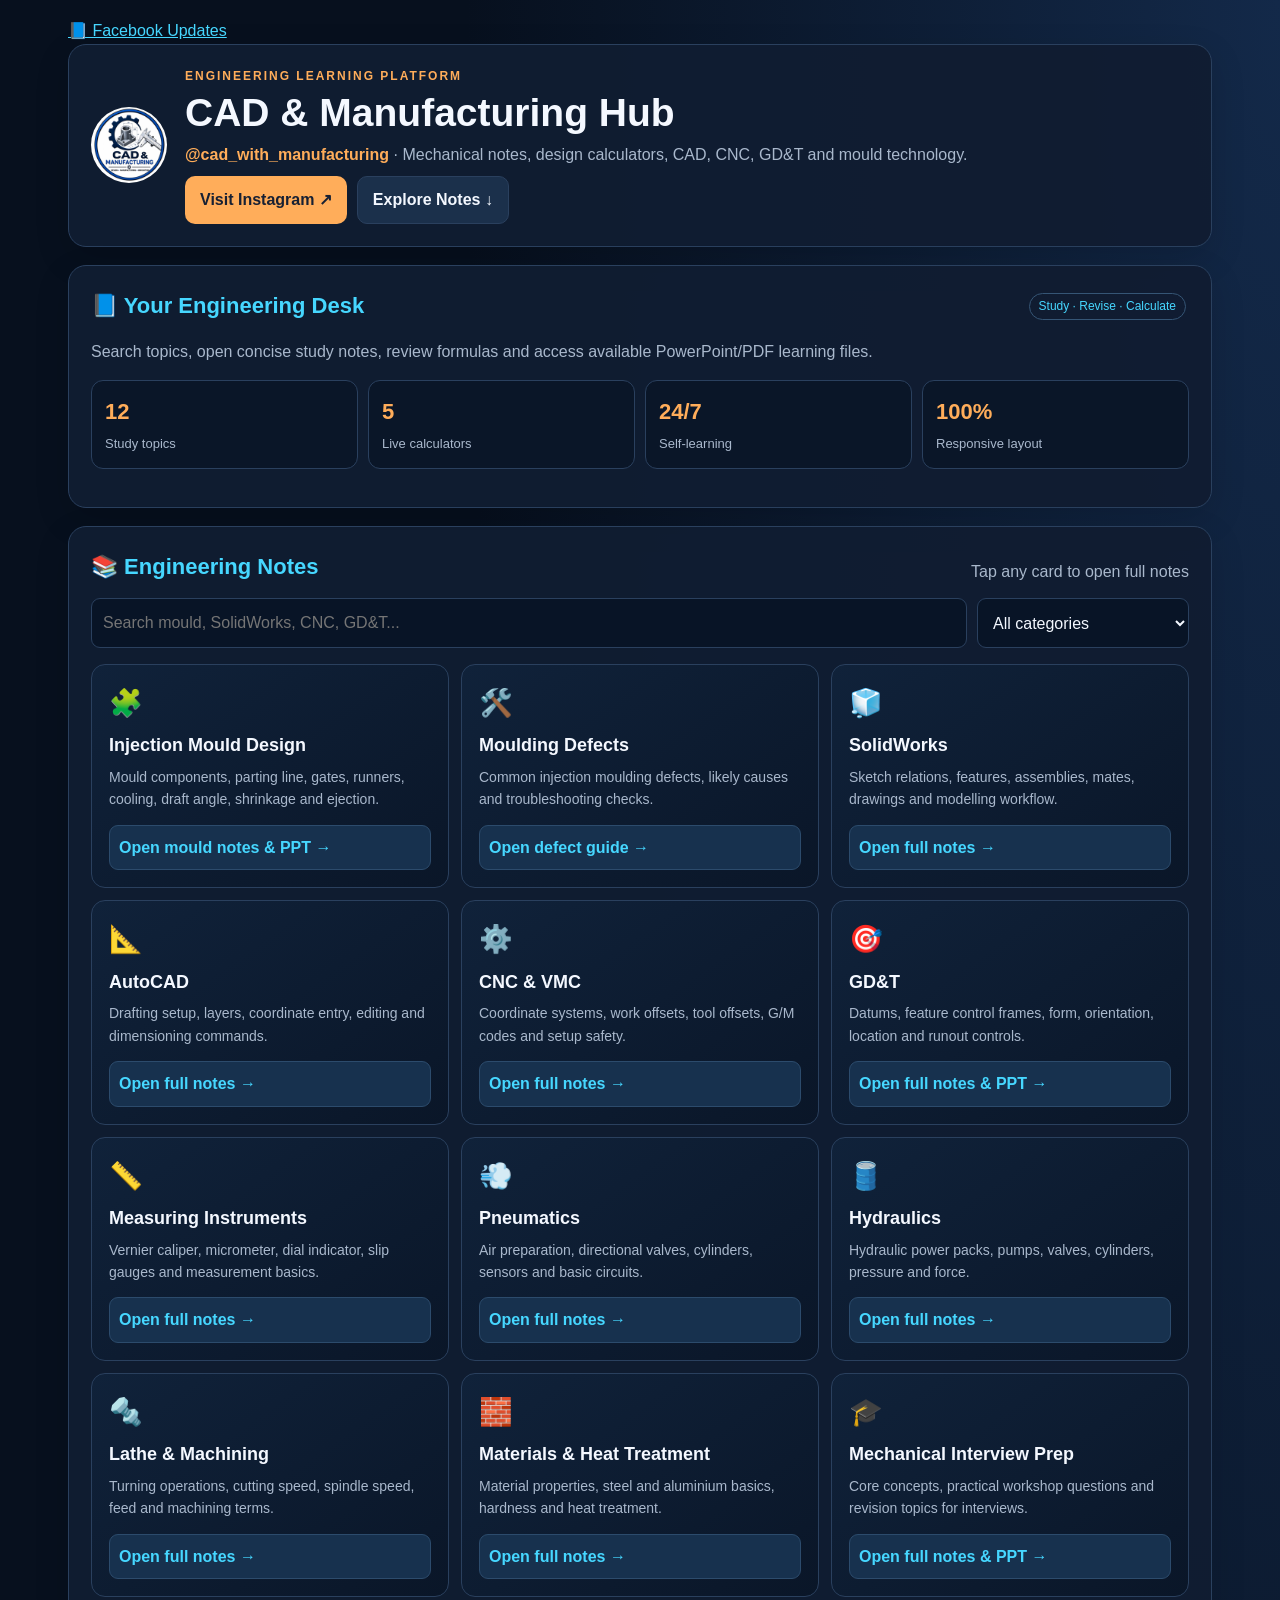
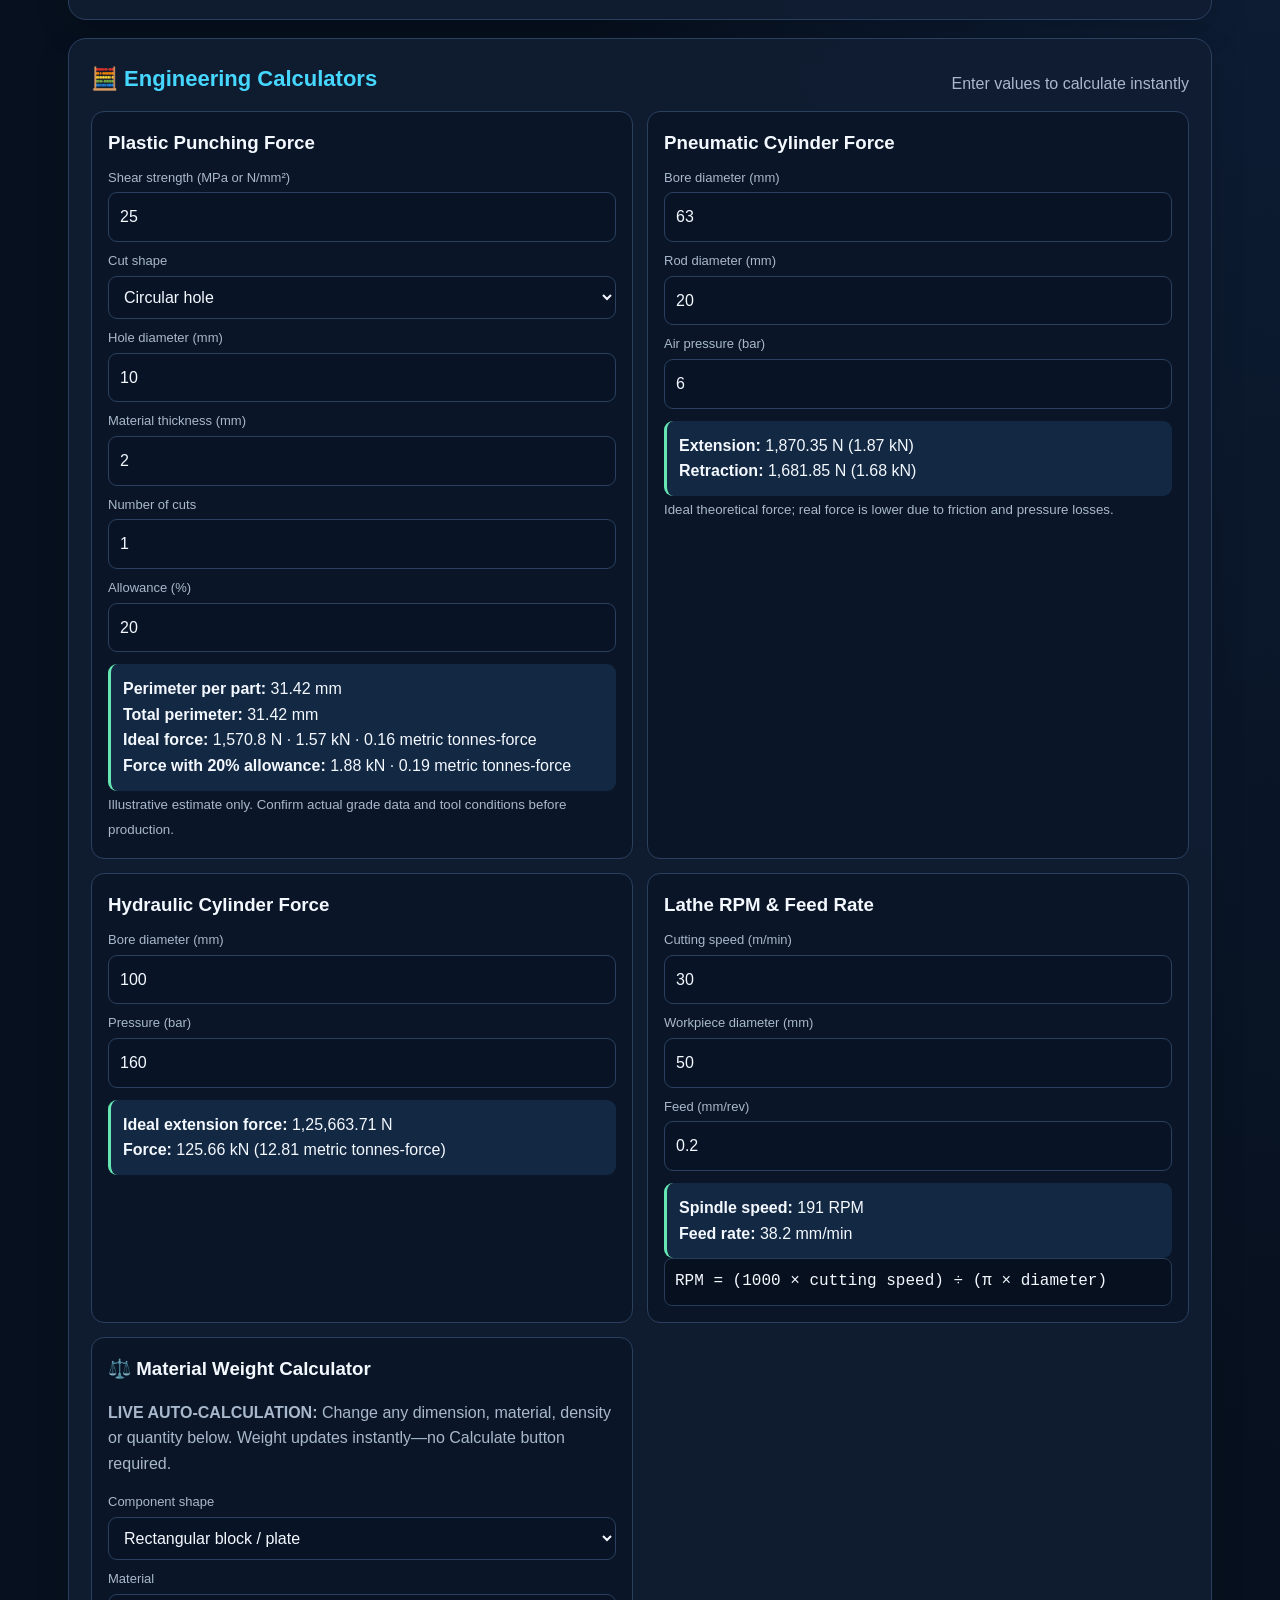
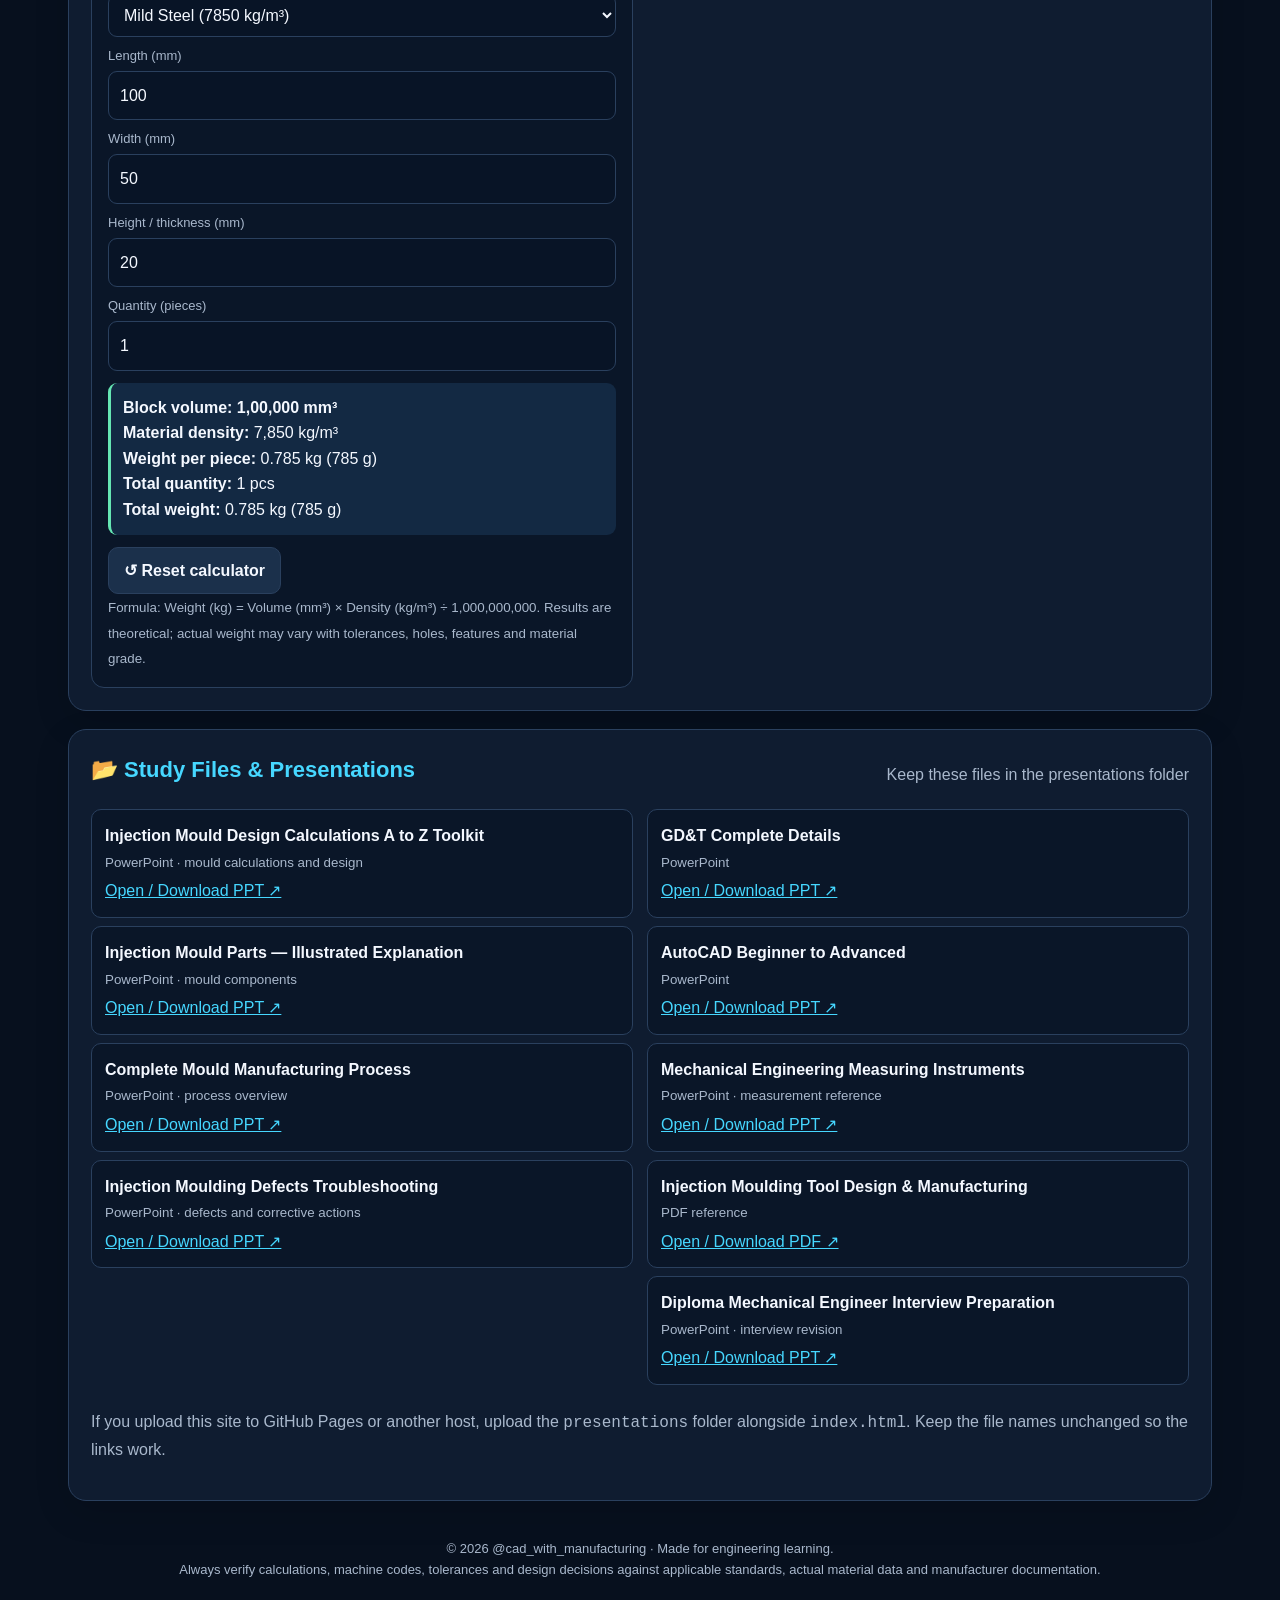
<file: index.html>
<!DOCTYPE html>
<html lang="en">
<head>
<link rel="manifest" href="./manifest.json">
<meta charset="UTF-8"><meta name="viewport" content="width=device-width,initial-scale=1"><meta name="theme-color" content="#081120">
<meta name="description" content="CAD and Manufacturing Engineering Hub — mechanical engineering notes, mould design, CAD, CNC, GD&T, measurement tools and calculators.">
<title>CAD & Manufacturing | Mechanical Engineering Notes Hub</title>
<style>
:root{--bg:#07101e;--panel:#101d31;--panel2:#0a1628;--cyan:#46d7ff;--orange:#ffad5a;--text:#f4f8ff;--muted:#a9b8cc;--line:#2a405e;--green:#65e6b3}*{box-sizing:border-box}html{scroll-behavior:smooth}body{margin:0;background:radial-gradient(ellipse at top right,#132949 0,#07101e 45%);color:var(--text);font:16px/1.6 Arial,Helvetica,sans-serif}a{color:var(--cyan)}button,input,select{font:inherit}button{cursor:pointer}.wrap{max-width:1180px;margin:auto;padding:18px}.hero,.section{background:rgba(16,29,49,.96);border:1px solid var(--line);border-radius:18px;padding:22px;margin-bottom:18px;box-shadow:0 12px 35px #0002}.hero{display:flex;align-items:center;gap:18px;flex-wrap:wrap}.logo{width:76px;height:76px;flex:none;object-fit:contain;border-radius:50%}.hero-copy{flex:1;min-width:240px}.eyebrow{color:var(--orange);font-weight:800;letter-spacing:2px;text-transform:uppercase;font-size:12px}.hero h1{font-size:clamp(25px,4vw,39px);line-height:1.12;margin:5px 0}.hero p{margin:8px 0;color:var(--muted)}.hero-actions{display:flex;gap:10px;flex-wrap:wrap}.btn{display:inline-flex;align-items:center;justify-content:center;border:0;border-radius:10px;padding:10px 15px;background:var(--orange);color:#172033;font-weight:800;text-decoration:none}.btn.secondary{background:#1b304b;color:var(--text);border:1px solid var(--line)}.section-head{display:flex;align-items:end;justify-content:space-between;gap:12px;flex-wrap:wrap;margin-bottom:14px}.section h2{font-size:22px;margin:0;color:var(--cyan)}.muted,small{color:var(--muted)}.stats{display:grid;grid-template-columns:repeat(4,1fr);gap:10px;margin:16px 0}.stat{background:var(--panel2);border:1px solid var(--line);border-radius:12px;padding:13px}.stat b{display:block;color:var(--orange);font-size:22px}.stat span{font-size:13px;color:var(--muted)}.grid{display:grid;grid-template-columns:repeat(3,minmax(0,1fr));gap:12px}.topic{background:linear-gradient(145deg,#10223a,#0a1628);border:1px solid var(--line);border-radius:14px;padding:17px;display:flex;flex-direction:column;min-height:178px}.topic .emoji{font-size:27px}.topic h3{margin:6px 0;color:var(--text);font-size:18px}.topic p{margin:0 0 14px;color:var(--muted);font-size:14px;flex:1}.topic button{background:#17314e;color:var(--cyan);border:1px solid #2c4b6c;border-radius:9px;padding:9px;font-weight:700;text-align:left}.search-row{display:flex;gap:10px;flex-wrap:wrap;margin:12px 0 16px}.search-row input,.search-row select,.field input,.field select{background:#081426;color:var(--text);border:1px solid var(--line);border-radius:9px;padding:11px;width:100%;min-width:0}.search-row input{flex:1;min-width:220px}.search-row select{width:auto;min-width:170px}.calculator-grid{display:grid;grid-template-columns:repeat(2,minmax(0,1fr));gap:14px}.calc{background:var(--panel2);border:1px solid var(--line);border-radius:13px;padding:16px}.calc h3{margin:0 0 10px}.field{margin:9px 0}.field label{display:block;font-size:13px;color:var(--muted);margin-bottom:4px}.result{padding:12px;border-radius:9px;background:#132943;border-left:3px solid var(--green);margin-top:12px;overflow-wrap:anywhere}.note-panel{border:1px solid #355575;background:#091729;border-radius:14px;padding:20px;margin-top:16px}.note-panel h2{color:var(--orange)}.note-panel h3{margin:18px 0 5px;color:var(--cyan)}.note-panel li{margin:6px 0;color:#d8e4f4}.note-panel .ppt-links{display:flex;gap:8px;flex-wrap:wrap;margin-top:15px}.pill{display:inline-block;border:1px solid #355575;border-radius:30px;padding:3px 9px;color:var(--cyan);font-size:12px;margin:3px}.hide{display:none!important}.formula{font-family:Consolas,monospace;background:#06101e;border:1px solid #263c58;border-radius:8px;padding:10px;overflow-wrap:anywhere}.two-col{display:grid;grid-template-columns:1fr 1fr;gap:14px}.resource{padding:13px;border:1px solid var(--line);background:var(--panel2);border-radius:10px;margin:8px 0}.resource b{display:block}.resource a{display:inline-block;margin-top:4px}.footer{text-align:center;color:var(--muted);padding:20px;font-size:13px}button:focus-visible,a:focus-visible,input:focus-visible,select:focus-visible{outline:2px solid var(--cyan);outline-offset:3px}
@media(max-width:800px){.grid{grid-template-columns:repeat(2,minmax(0,1fr))}.stats{grid-template-columns:repeat(2,1fr)}}@media(max-width:560px){.wrap{padding:10px}.hero,.section{padding:15px}.grid,.calculator-grid,.two-col{grid-template-columns:1fr}.logo{width:60px;height:60px}.hero{align-items:flex-start}}
@media print{body{background:white;color:#111}.hero,.section,.topic,.calc,.note-panel,.resource{background:white;color:#111;box-shadow:none;border:1px solid #bbb}button,.btn,.hero-actions{display:none!important}p,li,small,.muted{color:#333}}
</style>
</head><body><main class="wrap">
<a href="./facebook-updates.html">
  📘 Facebook Updates
</a>
<header class="hero">
<img src="[data-uri]" alt="CAD &amp; Manufacturing Logo" class="logo" width="76" height="76" style="object-fit:contain;">
<div class="hero-copy"><div class="eyebrow">Engineering learning platform</div><h1>CAD &amp; Manufacturing Hub</h1><p><strong style="color:var(--orange)">@cad_with_manufacturing</strong> · Mechanical notes, design calculators, CAD, CNC, GD&amp;T and mould technology.</p><div class="hero-actions"><a class="btn" href="https://www.instagram.com/cad_with_manufacturing/" target="_blank" rel="noopener">Visit Instagram ↗</a><a class="btn secondary" href="#engineering-notes">Explore Notes ↓</a></div></div>
</header>
<section class="section"><div class="section-head"><h2>📘 Your Engineering Desk</h2><span class="pill">Study · Revise · Calculate</span></div><p class="muted">Search topics, open concise study notes, review formulas and access available PowerPoint/PDF learning files.</p><div class="stats"><div class="stat"><b id="topicCount">12</b><span>Study topics</span></div><div class="stat"><b>5</b><span>Live calculators</span></div><div class="stat"><b>24/7</b><span>Self-learning</span></div><div class="stat"><b>100%</b><span>Responsive layout</span></div></div></section>
<section class="section" id="engineering-notes"><div class="section-head"><h2>📚 Engineering Notes</h2><span class="muted">Tap any card to open full notes</span></div><div class="search-row"><input id="search" type="search" placeholder="Search mould, SolidWorks, CNC, GD&T..." aria-label="Search engineering notes"><select id="category"><option value="all">All categories</option><option value="design">CAD & Design</option><option value="manufacturing">Manufacturing</option><option value="quality">Quality & Measurement</option><option value="automation">Automation</option></select></div><div class="grid" id="topicGrid">
<article class="topic" data-id="mould" data-category="manufacturing" data-search="injection mould mould design tool parts runner gate sprue cooling ejector draft shrinkage"><div class="emoji">🧩</div><h3>Injection Mould Design</h3><p>Mould components, parting line, gates, runners, cooling, draft angle, shrinkage and ejection.</p><button onclick="openNote('mould')">Open mould notes &amp; PPT →</button></article>
<article class="topic" data-id="defects" data-category="manufacturing" data-search="injection moulding defects troubleshooting short shot flash sink mark warpage burn marks"><div class="emoji">🛠️</div><h3>Moulding Defects</h3><p>Common injection moulding defects, likely causes and troubleshooting checks.</p><button onclick="openNote('defects')">Open defect guide →</button></article>
<article class="topic" data-id="solidworks" data-category="design" data-search="solidworks sketch feature part assembly drawing mate"><div class="emoji">🧊</div><h3>SolidWorks</h3><p>Sketch relations, features, assemblies, mates, drawings and modelling workflow.</p><button onclick="openNote('solidworks')">Open full notes →</button></article>
<article class="topic" data-id="autocad" data-category="design" data-search="autocad drafting layers dimension commands 2d drawing"><div class="emoji">📐</div><h3>AutoCAD</h3><p>Drafting setup, layers, coordinate entry, editing and dimensioning commands.</p><button onclick="openNote('autocad')">Open full notes →</button></article>
<article class="topic" data-id="cnc" data-category="manufacturing" data-search="cnc vmc g code m code work offset tool offset rpm feed"><div class="emoji">⚙️</div><h3>CNC &amp; VMC</h3><p>Coordinate systems, work offsets, tool offsets, G/M codes and setup safety.</p><button onclick="openNote('cnc')">Open full notes →</button></article>
<article class="topic" data-id="gdt" data-category="quality" data-search="gdt geometric dimensioning tolerancing datum position flatness perpendicularity"><div class="emoji">🎯</div><h3>GD&amp;T</h3><p>Datums, feature control frames, form, orientation, location and runout controls.</p><button onclick="openNote('gdt')">Open full notes &amp; PPT →</button></article>
<article class="topic" data-id="measurement" data-category="quality" data-search="measurement instruments vernier caliper micrometer dial gauge slip gauge"><div class="emoji">📏</div><h3>Measuring Instruments</h3><p>Vernier caliper, micrometer, dial indicator, slip gauges and measurement basics.</p><button onclick="openNote('measurement')">Open full notes →</button></article>
<article class="topic" data-id="pneumatics" data-category="automation" data-search="pneumatic cylinder valve 3/2 5/2 reed switch pressure force"><div class="emoji">💨</div><h3>Pneumatics</h3><p>Air preparation, directional valves, cylinders, sensors and basic circuits.</p><button onclick="openNote('pneumatics')">Open full notes →</button></article>
<article class="topic" data-id="hydraulics" data-category="automation" data-search="hydraulic pump valve cylinder pressure force oil"><div class="emoji">🛢️</div><h3>Hydraulics</h3><p>Hydraulic power packs, pumps, valves, cylinders, pressure and force.</p><button onclick="openNote('hydraulics')">Open full notes →</button></article>
<article class="topic" data-id="lathe" data-category="manufacturing" data-search="lathe turning rpm cutting speed feed depth of cut"><div class="emoji">🔩</div><h3>Lathe &amp; Machining</h3><p>Turning operations, cutting speed, spindle speed, feed and machining terms.</p><button onclick="openNote('lathe')">Open full notes →</button></article>
<article class="topic" data-id="materials" data-category="manufacturing" data-search="engineering materials steel aluminium plastic properties hardness heat treatment"><div class="emoji">🧱</div><h3>Materials &amp; Heat Treatment</h3><p>Material properties, steel and aluminium basics, hardness and heat treatment.</p><button onclick="openNote('materials')">Open full notes →</button></article>
<article class="topic" data-id="interview" data-category="design" data-search="mechanical engineering diploma interview questions answers"><div class="emoji">🎓</div><h3>Mechanical Interview Prep</h3><p>Core concepts, practical workshop questions and revision topics for interviews.</p><button onclick="openNote('interview')">Open full notes &amp; PPT →</button></article>
</div><div id="noteDetail" class="note-panel hide" tabindex="-1" aria-live="polite"></div></section>
<section class="section" id="calculators"><div class="section-head"><h2>🧮 Engineering Calculators</h2><span class="muted">Enter values to calculate instantly</span></div><div class="calculator-grid">
<div class="calc"><h3>Plastic Punching Force</h3><div class="field"><label for="plasticStrength">Shear strength (MPa or N/mm²)</label><input id="plasticStrength" type="number" min="0.1" value="25" step="0.1"></div><div class="field"><label for="shape">Cut shape</label><select id="shape"><option value="circle">Circular hole</option><option value="rectangle">Rectangle</option><option value="perimeter">Known perimeter</option></select></div><div class="field" id="diamField"><label for="diam">Hole diameter (mm)</label><input id="diam" type="number" min="0.01" value="10" step="any"></div><div class="field hide" id="lengthField"><label for="length">Length (mm)</label><input id="length" type="number" min="0.01" value="20" step="any"></div><div class="field hide" id="widthField"><label for="width">Width (mm)</label><input id="width" type="number" min="0.01" value="10" step="any"></div><div class="field hide" id="perimField"><label for="perim">Perimeter (mm)</label><input id="perim" type="number" min="0.01" value="60" step="any"></div><div class="field"><label for="thickness">Material thickness (mm)</label><input id="thickness" type="number" min="0.01" value="2" step="any"></div><div class="field"><label for="count">Number of cuts</label><input id="count" type="number" min="1" value="1" step="1"></div><div class="field"><label for="allowance">Allowance (%)</label><input id="allowance" type="number" min="0" value="20" step="1"></div><div class="result" id="plasticResult" aria-live="polite">Enter values to calculate.</div><small>Illustrative estimate only. Confirm actual grade data and tool conditions before production.</small></div>
<div class="calc"><h3>Pneumatic Cylinder Force</h3><div class="field"><label for="bore">Bore diameter (mm)</label><input id="bore" type="number" min="1" value="63"></div><div class="field"><label for="rod">Rod diameter (mm)</label><input id="rod" type="number" min="0" value="20"></div><div class="field"><label for="pressure">Air pressure (bar)</label><input id="pressure" type="number" min="0" value="6" step="0.1"></div><div class="result" id="pneumaticResult" aria-live="polite"></div><small>Ideal theoretical force; real force is lower due to friction and pressure losses.</small></div>
<div class="calc"><h3>Hydraulic Cylinder Force</h3><div class="field"><label for="hBore">Bore diameter (mm)</label><input id="hBore" type="number" min="1" value="100"></div><div class="field"><label for="hPressure">Pressure (bar)</label><input id="hPressure" type="number" min="0" value="160"></div><div class="result" id="hydraulicResult" aria-live="polite"></div></div>
<div class="calc"><h3>Lathe RPM &amp; Feed Rate</h3><div class="field"><label for="speed">Cutting speed (m/min)</label><input id="speed" type="number" min="0.1" value="30" step="any"></div><div class="field"><label for="diameter">Workpiece diameter (mm)</label><input id="diameter" type="number" min="0.1" value="50" step="any"></div><div class="field"><label for="feed">Feed (mm/rev)</label><input id="feed" type="number" min="0.001" value="0.2" step="any"></div><div class="result" id="latheResult" aria-live="polite"></div><div class="formula">RPM = (1000 × cutting speed) ÷ (π × diameter)</div></div>

<div class="calc" id="materialWeightCalculator">
<h3>⚖️ Material Weight Calculator</h3>
<p class="muted"><strong>LIVE AUTO-CALCULATION:</strong> Change any dimension, material, density or quantity below. Weight updates instantly—no Calculate button required.</p>
<div class="field"><label for="mwShape">Component shape</label><select id="mwShape">
<option value="block">Rectangular block / plate</option>
<option value="round">Solid round bar</option>
<option value="pipe">Hollow pipe / tube</option>
<option value="disc">Circular plate / disc</option>
</select></div>
<div class="field"><label for="mwMaterial">Material</label><select id="mwMaterial">
<option value="7850">Mild Steel (7850 kg/m³)</option>
<option value="8000">Stainless Steel 304 / 316 (8000 kg/m³)</option>
<option value="2700">Aluminium (2700 kg/m³)</option>
<option value="8960">Copper (8960 kg/m³)</option>
<option value="8500">Brass (8500 kg/m³)</option>
<option value="7200">Cast Iron (7200 kg/m³)</option>
<option value="1150">Nylon / PA6 (1150 kg/m³)</option>
<option value="1040">ABS (1040 kg/m³)</option>
<option value="900">Polypropylene / PP (900 kg/m³)</option>
<option value="950">HDPE (950 kg/m³)</option>
<option value="1410">POM / Acetal (1410 kg/m³)</option>
<option value="1180">Acrylic / PMMA (1180 kg/m³)</option>
<option value="custom">Custom density</option>
</select></div>
<div class="field hide" id="mwCustomDensityField"><label for="mwCustomDensity">Custom density (kg/m³)</label><input id="mwCustomDensity" type="number" min="0.01" step="any" value="7850"></div>
<div class="field" id="mwLengthField"><label for="mwLength">Length (mm)</label><input id="mwLength" type="number" min="0.01" step="any" value="100"></div>
<div class="field" id="mwWidthField"><label for="mwWidth">Width (mm)</label><input id="mwWidth" type="number" min="0.01" step="any" value="50"></div>
<div class="field" id="mwHeightField"><label for="mwHeight">Height / thickness (mm)</label><input id="mwHeight" type="number" min="0.01" step="any" value="20"></div>
<div class="field hide" id="mwDiameterField"><label for="mwDiameter">Bar / disc diameter (mm)</label><input id="mwDiameter" type="number" min="0.01" step="any" value="50"></div>
<div class="field hide" id="mwOuterField"><label for="mwOuter">Pipe outer diameter (mm)</label><input id="mwOuter" type="number" min="0.01" step="any" value="50"></div>
<div class="field hide" id="mwInnerField"><label for="mwInner">Pipe inner diameter (mm)</label><input id="mwInner" type="number" min="0" step="any" value="40"></div>
<div class="field hide" id="mwThicknessField"><label for="mwThickness">Plate thickness (mm)</label><input id="mwThickness" type="number" min="0.01" step="any" value="5"></div>
<div class="field"><label for="mwQuantity">Quantity (pieces)</label><input id="mwQuantity" type="number" min="1" step="1" value="1"></div>
<div class="result" id="mwResult" aria-live="polite"><b>Auto calculation ready.</b> Default example: 100 × 50 × 20 mm Mild Steel block = 0.7850 kg per piece.</div>
<div class="hero-actions" style="margin-top:12px"><button class="btn secondary" type="button" onclick="resetMaterialWeight()">↺ Reset calculator</button></div>
<small>Formula: Weight (kg) = Volume (mm³) × Density (kg/m³) ÷ 1,000,000,000. Results are theoretical; actual weight may vary with tolerances, holes, features and material grade.</small>
</div>

</div></section>
<section class="section" id="resources"><div class="section-head"><h2>📂 Study Files &amp; Presentations</h2><span class="muted">Keep these files in the presentations folder</span></div><div class="two-col">
<div><div class="resource"><b>Injection Mould Design Calculations A to Z Toolkit</b><small>PowerPoint · mould calculations and design</small><br><a href="Injection_Mould_Design_Calculations_A_to_Z_Toolkit.pptx" target="_blank">Open / Download PPT ↗</a></div><div class="resource"><b>Injection Mould Parts — Illustrated Explanation</b><small>PowerPoint · mould components</small><br><a href="Injection_Mould_Parts_Illustrated_Explanation.pptx" target="_blank">Open / Download PPT ↗</a></div><div class="resource"><b>Complete Mould Manufacturing Process</b><small>PowerPoint · process overview</small><br><a href="Complete_Mould_Manufacturing_Process_Illustrated.pptx" target="_blank">Open / Download PPT ↗</a></div><div class="resource"><b>Injection Moulding Defects Troubleshooting</b><small>PowerPoint · defects and corrective actions</small><br><a href="Injection_Moulding_Defects_Troubleshooting_Guide.pptx" target="_blank">Open / Download PPT ↗</a></div></div>
<div><div class="resource"><b>GD&amp;T Complete Details</b><small>PowerPoint</small><br><a href="GD_T_Complete_Details_Mechanical_Engineering.pptx" target="_blank">Open / Download PPT ↗</a></div><div class="resource"><b>AutoCAD Beginner to Advanced</b><small>PowerPoint</small><br><a href="AutoCAD_Beginner_to_Advanced_Tutorial.pptx" target="_blank">Open / Download PPT ↗</a></div><div class="resource"><b>Mechanical Engineering Measuring Instruments</b><small>PowerPoint · measurement reference</small><br><a href="Mechanical_Engineering_Measuring_Instruments_Complete_Illustrated_PPT.pptx" target="_blank">Open / Download PPT ↗</a></div><div class="resource"><b>Injection Moulding Tool Design &amp; Manufacturing</b><small>PDF reference</small><br><a href="Injection Moulding Tool Design Manufacturing.pdf" target="_blank">Open / Download PDF ↗</a></div><div class="resource"><b>Diploma Mechanical Engineer Interview Preparation</b><small>PowerPoint · interview revision</small><br><a href="Diploma_Mechanical_Engineer_Interview_Preparation_Complete.pptx" target="_blank">Open / Download PPT ↗</a></div></div>
</div><p class="muted">If you upload this site to GitHub Pages or another host, upload the <code>presentations</code> folder alongside <code>index.html</code>. Keep the file names unchanged so the links work.</p></section>
<footer class="footer">© <span id="year"></span> @cad_with_manufacturing · Made for engineering learning.<br>Always verify calculations, machine codes, tolerances and design decisions against applicable standards, actual material data and manufacturer documentation.</footer>
</main>
<script>
'use strict';
const notes={
mould:{title:'Injection Mould Design — Complete Study Notes',intro:'An injection mould is a precision tool that shapes molten plastic under pressure, then cools and ejects the solidified part.',sections:[['1. Main mould components',['Fixed half / cavity side: usually contains the cavity and is mounted to the stationary platen.','Moving half / core side: commonly contains the core and ejection system.','Sprue bush: guides melt from the machine nozzle into the mould runner system.','Runner and gate: distribute melt and control entry into the cavity.','Cooling channels: remove heat to support cycle time and part quality.','Ejector pins, sleeves or plates: release the part after sufficient cooling.','Guide pillars and bushes: align the two mould halves.']],['2. Moulding cycle',['Close and clamp the mould.','Inject melt through the sprue, runner and gate.','Pack and hold to compensate for material contraction while the gate remains open.','Cool the part until it is sufficiently rigid.','Open the mould and eject the part.','Close the mould and repeat.']],['3. Draft angle',['Draft is a taper on walls parallel to the mould opening direction.','It reduces friction, scuffing and ejection damage.','Required draft depends on resin, texture, wall depth, shrinkage and surface finish.','Use the product drawing and toolmaker guidance; do not apply one angle to every feature.']],['4. Shrinkage',['Plastic contracts as it cools; mould dimensions may need compensation.','Shrinkage depends on resin grade, fibre content, wall thickness, packing, gate location and processing conditions.','Use the supplier data and validated process data for the selected grade.']],['5. Gate and runner basics',['Common gate types include edge, fan, tab, pin, submarine/tunnel and direct/sprue gates.','Gate location affects filling pattern, weld lines, packing, appearance and warpage.','Runner layout should balance flow, reduce pressure loss and avoid unnecessary material waste.']],['6. Cooling and ejection',['Keep cooling reasonably uniform to reduce cycle time and warpage.','Avoid ejector placement that marks a visible or weak surface.','Check adequate ejector travel, return, venting and safe release.']],['7. Design review checklist',['Confirm part drawing, resin grade, annual volume and cosmetic requirements.','Review wall thickness, ribs, bosses, undercuts, parting line and draft.','Check gate position, weld lines, vents, cooling access and ejection.','Plan mould steel, wear areas, standard components, maintenance and trials.']]],files:[['Injection Mould Design Calculations A to Z Toolkit','Injection_Mould_Design_Calculations_A_to_Z_Toolkit.pptx'],['Injection Mould Parts — Illustrated Explanation','Injection_Mould_Parts_Illustrated_Explanation.pptx'],['Complete Mould Manufacturing Process','Complete_Mould_Manufacturing_Process_Illustrated.pptx'],['Moulding Defects Troubleshooting Guide','Injection_Moulding_Defects_Troubleshooting_Guide.pptx'],['Mould Tool Design & Manufacturing PDF','Injection Moulding Tool Design Manufacturing.pdf']]},
defects:{title:'Injection Moulding Defects — Troubleshooting',intro:'Defects can be caused by material, tool design, machine settings or maintenance. Change one verified variable at a time and document trials.',sections:[['Common defects and checks',['Short shot: check material drying where required, melt/mould temperature, injection speed/pressure, venting and gate/runner restriction.','Flash: inspect parting-line damage, mould clamping, excessive cavity pressure and worn shut-offs.','Sink marks: review wall transitions, ribs/bosses, packing/holding, gate freeze and cooling.','Warpage: check uneven cooling, non-uniform wall thickness, packing balance, gate position and ejection timing.','Burn marks: inspect trapped-air venting and excessive shear or residence time.','Weld lines: review flow-front meeting points, gate location, melt temperature, venting and fill profile.','Splay/silver streaks: verify resin drying and handling, contamination and processing conditions.']],['Troubleshooting method',['Record defect location and machine/process settings.','Confirm resin grade, drying instructions and lot traceability.','Inspect vents, gates, runners, cooling and mould condition.','Make controlled changes within supplier and machine limits.','Validate results over a stable run before standardising settings.']]]},
solidworks:{title:'SolidWorks — Study Notes',intro:'SolidWorks is a parametric 3D CAD tool used for parts, assemblies and engineering drawings.',sections:[['Workflow',['Create a Part, Assembly or Drawing document.','Create a sketch on a plane or planar face; add relations and dimensions.','Use Boss-Extrude, Cut-Extrude, Revolve, Fillet, Chamfer, Hole Wizard, Pattern and Mirror.','Build assemblies with mates such as coincident, concentric, distance and angle.','Create drawing views, dimensions, tolerances, notes and revision information.']],['Sketch basics',['Blue geometry is commonly under-defined; black geometry is commonly fully defined.','Common relations: coincident, horizontal, vertical, tangent, concentric, parallel and perpendicular.','Avoid redundant dimensions; fully define critical geometry.']],['Quality checks',['Use meaningful feature names and stable references.','Check interference and degrees of freedom in assemblies.','Use the drawing standard specified by your organisation.']]]},
autocad:{title:'AutoCAD — Study Notes',intro:'AutoCAD is used for 2D drafting and can also support 3D workflows.',sections:[['Essential commands',['LINE, PLINE, CIRCLE, ARC, RECTANG and OFFSET create geometry.','TRIM, EXTEND, FILLET, CHAMFER, MIRROR, ARRAY and MOVE edit geometry.','Use OSNAP, ORTHO, POLAR and object tracking to improve accuracy.','Organise drawings with layers, linetypes, lineweights and clear naming.']],['Dimensions and printing',['Use DIMSTYLE to control dimension appearance.','Set units, drawing scale, paper size and plot style.','Check lineweights, text height, viewports and print preview before issuing drawings.']]],files:[['AutoCAD Beginner to Advanced Tutorial','AutoCAD_Beginner_to_Advanced_Tutorial.pptx']]},
cnc:{title:'CNC & VMC — Study Notes',intro:'CNC means Computer Numerical Control. A VMC commonly has a vertically oriented spindle.',sections:[['Coordinates and offsets',['Machine coordinates refer to the machine reference system.','Work offsets such as G54–G59 set a part datum on many controls.','Tool length and cutter compensation use controller-specific offset conventions.']],['Common G codes',['G00 rapid positioning; G01 linear interpolation.','G02/G03 circular interpolation, subject to controller conventions.','G17/G18/G19 select a machining plane on many controls.','G20/G21 select inch/metric input on many controls.','G90/G91 select absolute/incremental programming on many controls.']],['Common M codes',['M03/M04 spindle direction; M05 spindle stop on many controls.','M06 tool change on many machining centres.','M08/M09 coolant on/off; M30 program end/reset on many controls.','Always verify the exact machine and controller manual.']],['Safe setup',['Verify drawing revision, workholding, tool list, offsets and clearances.','Simulate the program and follow approved dry-run/single-block procedures.','Never run sample code unchanged without qualified review.']]]},
gdt:{title:'GD&T — Study Notes',intro:'Geometric Dimensioning and Tolerancing defines allowable geometric variation and supports consistent design, manufacturing and inspection.',sections:[['Datums and frames',['A datum is a theoretically exact reference established from a real datum feature.','Primary, secondary and tertiary datums constrain degrees of freedom in a datum reference frame.']],['Tolerance groups',['Form: straightness, flatness, circularity and cylindricity.','Orientation: angularity, perpendicularity and parallelism.','Location: position, concentricity or symmetry where specified by the applicable standard.','Profile: line or surface profile.','Runout: circular or total runout.']],['Drawing interpretation',['Read the feature control frame from left to right.','Identify the controlled feature, tolerance zone and datum references.','Apply the standard stated on the drawing, such as ASME Y14.5 or ISO GPS.','Do not assume symbols have identical rules across standards.']]],files:[['GD&T Complete Details — PowerPoint','GD_T_Complete_Details_Mechanical_Engineering.pptx'],['GD&T Complete Details — PDF','GD_T_Complete_Details_Mechanical_Engineering.pdf']]},
measurement:{title:'Measuring Instruments — Study Notes',intro:'Choose an instrument based on required range, resolution, tolerance and measurement method.',sections:[['Common instruments',['Vernier caliper: measures external, internal and depth dimensions within its design range.','Outside micrometer: precision external measurement; use the ratchet/friction mechanism consistently.','Dial indicator: comparative displacement or runout checking with a suitable fixture.','Slip gauges: precision length standards used in building reference dimensions.','Bore gauge: comparative internal diameter checking, commonly set against a reference.']],['Good measurement practice',['Clean the workpiece and contact faces.','Check zero and instrument condition before measuring.','Use consistent measuring force and suitable temperature conditions.','Avoid parallax and misalignment; take repeated readings when appropriate.','Record instrument ID and calibration status when required.']]],files:[['Mechanical Engineering Measuring Instruments — PowerPoint','Mechanical_Engineering_Measuring_Instruments_Complete_Illustrated_PPT.pptx']]},
pneumatics:{title:'Pneumatics — Study Notes',intro:'Pneumatic systems use compressed air to transmit power and control motion.',sections:[['Main components',['Compressor and air preparation: filtration, regulation and lubrication where required.','Directional control valves route air to extend or retract actuators.','3/2 valves have three ports and two positions; often used for single-acting actuators.','5/2 valves have five ports and two positions; commonly used for double-acting cylinders.','Reed or proximity sensors can detect cylinder position.']],['Cylinder force',['Theoretical extension force = pressure × piston area.','Retraction force = pressure × (piston area − rod area).','Use consistent units; pressure in N/mm² and area in mm² gives force in N.','Actual force is lower due to friction and pressure losses.']],['Safety',['Isolate and depressurise before maintenance.','Use rated components, secure tubing and suitable exhaust silencers.','Confirm sensor compatibility and valve function before operation.']]]},
hydraulics:{title:'Hydraulics — Study Notes',intro:'Hydraulic systems use pressurised fluid to generate high force and controlled movement.',sections:[['Core components',['Reservoir, pump, filter, pressure relief valve, directional valve, flow control and actuator.','Pressure is related to load; flow rate primarily affects actuator speed.','A relief valve protects the system from excessive pressure within its rated setup.']],['Force formula',['Ideal cylinder force = pressure × piston area.','With pressure in bar and area in mm²: force (N) = pressure (bar) × area (mm²) × 0.1.','Actual performance depends on friction, leakage and system losses.']],['Maintenance',['Use the specified fluid and cleanliness level.','Inspect leaks, hoses, filters, temperature and abnormal noise.','Never search for leaks with a hand; high-pressure fluid injection injuries are emergencies.']]]},
lathe:{title:'Lathe & Machining — Study Notes',intro:'A lathe rotates the workpiece while a tool removes material to create cylindrical and related features.',sections:[['Common operations',['Facing, straight turning, taper turning, grooving, parting, threading, drilling and boring.','Select tool geometry and workholding appropriate to material and operation.']],['Cutting speed and RPM',['RPM = (1000 × cutting speed in m/min) ÷ (π × work diameter in mm).','Feed rate (mm/min) = RPM × feed per revolution (mm/rev).','Choose cutting data from tool supplier recommendations and machine limits.']],['Safety',['Remove chuck keys before starting.','Use guards and secure workholding; do not measure or clear chips while rotating.','Stop the machine before adjustments and chip removal.']]]},
materials:{title:'Engineering Materials & Heat Treatment',intro:'Material selection balances strength, stiffness, wear, corrosion resistance, weight, cost and manufacturability.',sections:[['Material families',['Carbon and alloy steels: widely used for shafts, tools and structural components depending on grade and treatment.','Aluminium alloys: low density and useful corrosion resistance; properties depend on alloy and temper.','Engineering plastics: lightweight and corrosion resistant; temperature, creep and chemical resistance vary by grade.','Stainless steels: corrosion resistance depends on grade and environment.']],['Heat treatment concepts',['Annealing can soften material and relieve stress.','Normalising refines structure in suitable steels.','Quenching increases hardness in hardenable steels but may cause distortion or cracking.','Tempering after hardening adjusts hardness and toughness.','Use the material specification and qualified heat-treatment procedure.']]]},
interview:{title:'Mechanical Engineering Interview Revision',intro:'Use these questions to revise concepts and practise explaining the reason behind each answer.',sections:[['Core questions',['What is the difference between stress and strain?','What do tolerance, allowance and fit mean?','What is the difference between CNC and conventional machining?','Why is draft provided in injection moulded parts?','What is the purpose of a datum in GD&T?','How do cutting speed, feed and depth of cut affect machining?','What is the difference between pneumatic and hydraulic systems?']],['Answer method',['Define the concept in one sentence.','Explain the working principle or formula.','Give a practical manufacturing example.','Mention safety, quality or design limitations where relevant.']]],files:[['Diploma Mechanical Engineer Interview Preparation — PowerPoint','Diploma_Mechanical_Engineer_Interview_Preparation_Complete.pptx']]}
};
function esc(s){return String(s).replace(/[&<>"']/g,c=>({'&':'&amp;','<':'&lt;','>':'&gt;','"':'&quot;',"'":'&#39;'}[c]));}
function openNote(id){const n=notes[id];if(!n)return;const box=document.getElementById('noteDetail');let out=`<button class="btn secondary" onclick="closeNote()">← Back to all topics</button><h2>${esc(n.title)}</h2><p>${esc(n.intro)}</p>`;for(const [heading,items] of n.sections){out+=`<h3>${esc(heading)}</h3><ul>${items.map(x=>`<li>${esc(x)}</li>`).join('')}</ul>`;}if(n.files?.length){out+='<h3>📂 Related presentations / files</h3><div class="ppt-links">'+n.files.map(([label,url])=>`<a class="btn" href="${esc(url)}" target="_blank" rel="noopener">${esc(label)} ↗</a>`).join('')+'</div>';}out+='<p class="muted"><small>Study reference only. Confirm critical engineering decisions against current standards, material data and manufacturer documentation.</small></p>';box.innerHTML=out;box.classList.remove('hide');box.focus();box.scrollIntoView({behavior:'smooth',block:'start'});}
function closeNote(){const box=document.getElementById('noteDetail');box.classList.add('hide');document.getElementById('engineering-notes').scrollIntoView({behavior:'smooth'});}
function filterTopics(){const q=document.getElementById('search').value.toLowerCase().trim(),cat=document.getElementById('category').value;document.querySelectorAll('.topic').forEach(c=>{const match=(!q||(c.dataset.search+' '+c.innerText).toLowerCase().includes(q))&&(cat==='all'||c.dataset.category===cat);c.classList.toggle('hide',!match);});}
document.getElementById('search').addEventListener('input',filterTopics);document.getElementById('category').addEventListener('change',filterTopics);
const num=id=>Number(document.getElementById(id).value);const fmt=(x,d=2)=>Number.isFinite(x)?x.toLocaleString('en-IN',{maximumFractionDigits:d}):'—';
function calcPlastic(){const s=num('plasticStrength'),t=num('thickness'),count=num('count'),a=num('allowance'),shape=document.getElementById('shape').value;let p=shape==='circle'?Math.PI*num('diam'):shape==='rectangle'?2*(num('length')+num('width')):num('perim');const dims=shape==='circle'?num('diam')>0:shape==='rectangle'?num('length')>0&&num('width')>0:num('perim')>0;const el=document.getElementById('plasticResult');if(![s,t,count,a,p].every(Number.isFinite)||s<=0||t<=0||count<1||!Number.isInteger(count)||a<0||p<=0||!dims){el.textContent='Please enter valid positive dimensions, strength and whole-number quantity. Allowance cannot be negative.';return;}const ideal=p*count*t*s,design=ideal*(1+a/100);el.innerHTML=`<b>Perimeter per part:</b> ${fmt(p)} mm<br><b>Total perimeter:</b> ${fmt(p*count)} mm<br><b>Ideal force:</b> ${fmt(ideal)} N · ${fmt(ideal/1000)} kN · ${fmt(ideal/9806.65)} metric tonnes-force<br><b>Force with ${fmt(a)}% allowance:</b> ${fmt(design/1000)} kN · ${fmt(design/9806.65)} metric tonnes-force`}
function shapeFields(){const s=document.getElementById('shape').value;document.getElementById('diamField').classList.toggle('hide',s!=='circle');document.getElementById('lengthField').classList.toggle('hide',s!=='rectangle');document.getElementById('widthField').classList.toggle('hide',s!=='rectangle');document.getElementById('perimField').classList.toggle('hide',s!=='perimeter');calcPlastic()}
function calcPneumatic(){const b=num('bore'),r=num('rod'),p=num('pressure'),el=document.getElementById('pneumaticResult');if(![b,r,p].every(Number.isFinite)||b<=0||r<0||r>=b||p<0){el.textContent='Enter valid values. Rod must be smaller than bore.';return;}const area=Math.PI*b*b/4,ret=Math.PI*(b*b-r*r)/4,ex=area*p*.1,rf=ret*p*.1;el.innerHTML=`<b>Extension:</b> ${fmt(ex)} N (${fmt(ex/1000)} kN)<br><b>Retraction:</b> ${fmt(rf)} N (${fmt(rf/1000)} kN)`}
function calcHydraulic(){const b=num('hBore'),p=num('hPressure'),el=document.getElementById('hydraulicResult');if(![b,p].every(Number.isFinite)||b<=0||p<0){el.textContent='Enter a positive bore and non-negative pressure.';return;}const f=Math.PI*b*b/4*p*.1;el.innerHTML=`<b>Ideal extension force:</b> ${fmt(f)} N<br><b>Force:</b> ${fmt(f/1000)} kN (${fmt(f/9806.65)} metric tonnes-force)`}
function calcLathe(){const s=num('speed'),d=num('diameter'),f=num('feed'),el=document.getElementById('latheResult');if(![s,d,f].every(Number.isFinite)||s<=0||d<=0||f<=0){el.textContent='Enter positive cutting speed, diameter and feed.';return;}const rpm=1000*s/(Math.PI*d);el.innerHTML=`<b>Spindle speed:</b> ${fmt(rpm,0)} RPM<br><b>Feed rate:</b> ${fmt(rpm*f)} mm/min`}

function mwNum(id){return Number(document.getElementById(id).value);}
function mwToggleFields(){
 const shape=document.getElementById('mwShape').value;
 const show=(id,yes)=>document.getElementById(id).classList.toggle('hide',!yes);
 show('mwLengthField',shape==='block'||shape==='round'||shape==='pipe');
 show('mwWidthField',shape==='block');
 show('mwHeightField',shape==='block');
 show('mwDiameterField',shape==='round'||shape==='disc');
 show('mwOuterField',shape==='pipe');
 show('mwInnerField',shape==='pipe');
 show('mwThicknessField',shape==='disc');
 show('mwCustomDensityField',document.getElementById('mwMaterial').value==='custom');
 calcMaterialWeight();
}
function calcMaterialWeight(){
 const shape=document.getElementById('mwShape').value;
 const material=document.getElementById('mwMaterial').value;
 const density=material==='custom'?mwNum('mwCustomDensity'):Number(material);
 const qty=mwNum('mwQuantity');
 const el=document.getElementById('mwResult');
 let volume=0,description='';
 if(shape==='block'){
  const l=mwNum('mwLength'),w=mwNum('mwWidth'),h=mwNum('mwHeight');
  if(![l,w,h].every(Number.isFinite)||l<=0||w<=0||h<=0){el.textContent='Enter positive length, width and thickness values.';return;}
  volume=l*w*h;description=`Block volume: ${fmt(volume,2)} mm³`;
 }else if(shape==='round'){
  const l=mwNum('mwLength'),d=mwNum('mwDiameter');
  if(![l,d].every(Number.isFinite)||l<=0||d<=0){el.textContent='Enter positive bar length and diameter.';return;}
  volume=Math.PI*d*d/4*l;description=`Solid bar volume: ${fmt(volume,2)} mm³`;
 }else if(shape==='pipe'){
  const l=mwNum('mwLength'),od=mwNum('mwOuter'),id=mwNum('mwInner');
  if(![l,od,id].every(Number.isFinite)||l<=0||od<=0||id<0||id>=od){el.textContent='Enter valid pipe dimensions. Inner diameter must be smaller than outer diameter.';return;}
  volume=Math.PI*(od*od-id*id)/4*l;description=`Pipe material volume: ${fmt(volume,2)} mm³`;
 }else{
  const d=mwNum('mwDiameter'),t=mwNum('mwThickness');
  if(![d,t].every(Number.isFinite)||d<=0||t<=0){el.textContent='Enter positive disc diameter and thickness.';return;}
  volume=Math.PI*d*d/4*t;description=`Circular plate volume: ${fmt(volume,2)} mm³`;
 }
 if(!Number.isFinite(density)||density<=0||!Number.isInteger(qty)||qty<1){el.textContent='Enter a valid positive density and whole-number quantity.';return;}
 const oneKg=volume*density/1e9,totalKg=oneKg*qty;
 el.innerHTML=`<b>${description}</b><br><b>Material density:</b> ${fmt(density,2)} kg/m³<br><b>Weight per piece:</b> ${fmt(oneKg,4)} kg (${fmt(oneKg*1000,2)} g)<br><b>Total quantity:</b> ${fmt(qty,0)} pcs<br><b>Total weight:</b> ${fmt(totalKg,4)} kg (${fmt(totalKg*1000,2)} g)`;
}
function resetMaterialWeight(){
 document.getElementById('mwShape').value='block';
 document.getElementById('mwMaterial').value='7850';
 document.getElementById('mwCustomDensity').value='7850';
 document.getElementById('mwLength').value='100';
 document.getElementById('mwWidth').value='50';
 document.getElementById('mwHeight').value='20';
 document.getElementById('mwDiameter').value='50';
 document.getElementById('mwOuter').value='50';
 document.getElementById('mwInner').value='40';
 document.getElementById('mwThickness').value='5';
 document.getElementById('mwQuantity').value='1';
 mwToggleFields();
}

document.getElementById('shape').addEventListener('change',shapeFields);['plasticStrength','diam','length','width','perim','thickness','count','allowance'].forEach(id=>document.getElementById(id).addEventListener('input',calcPlastic));['bore','rod','pressure'].forEach(id=>document.getElementById(id).addEventListener('input',calcPneumatic));['hBore','hPressure'].forEach(id=>document.getElementById(id).addEventListener('input',calcHydraulic));['speed','diameter','feed'].forEach(id=>document.getElementById(id).addEventListener('input',calcLathe));['mwLength','mwWidth','mwHeight','mwDiameter','mwOuter','mwInner','mwThickness','mwCustomDensity','mwQuantity'].forEach(id=>{const field=document.getElementById(id);field.addEventListener('input',calcMaterialWeight);field.addEventListener('change',calcMaterialWeight);});document.getElementById('mwShape').addEventListener('change',mwToggleFields);document.getElementById('mwMaterial').addEventListener('change',mwToggleFields);document.getElementById('year').textContent=new Date().getFullYear();document.getElementById('topicCount').textContent=document.querySelectorAll('.topic').length;shapeFields();calcPneumatic();calcHydraulic();calcLathe();mwToggleFields();
</script></body></html>
</file>
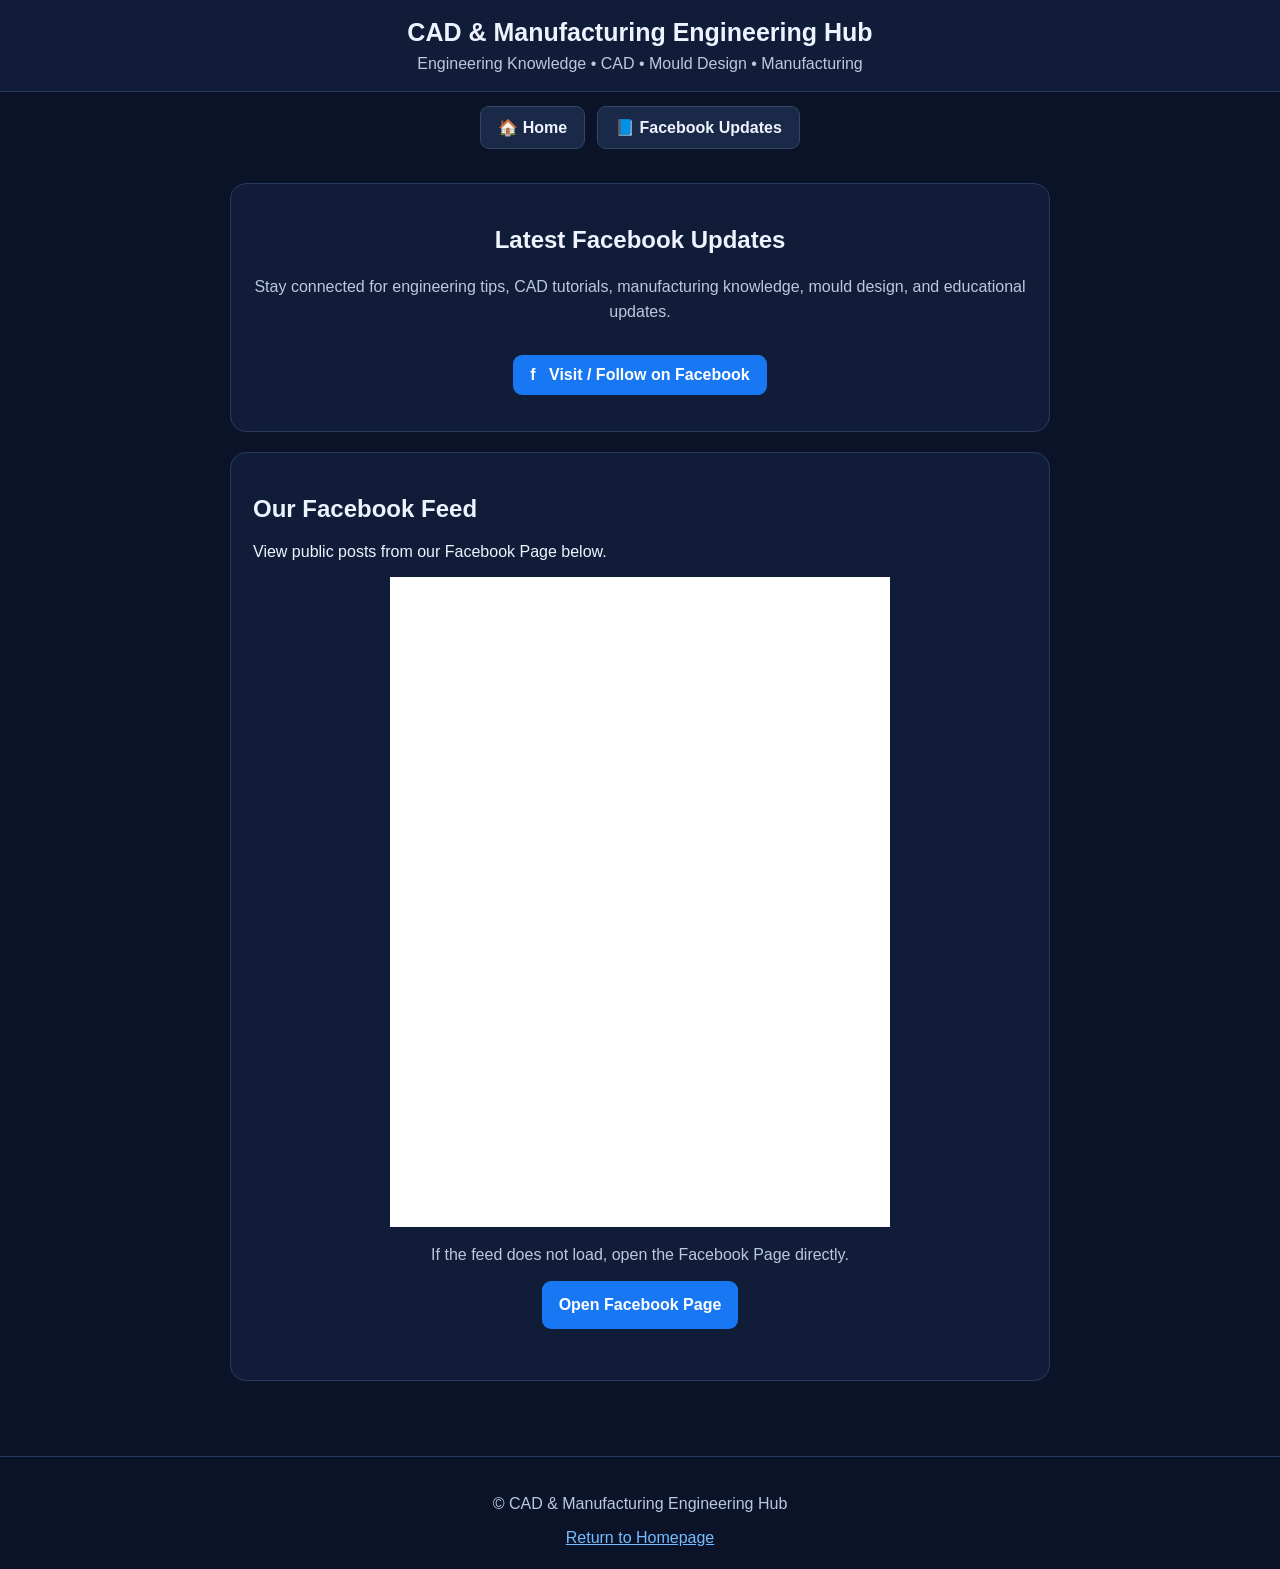
<file: facebook-updates.html>
<!DOCTYPE html>
<html lang="en">
<head>
  <meta charset="UTF-8">
  <meta name="viewport" content="width=device-width, initial-scale=1">
  <meta name="theme-color" content="#0b1329">
  <title>Facebook Updates | CAD & Manufacturing Engineering</title>
  <meta name="description" content="Follow CAD and Manufacturing Engineering updates, educational posts, and engineering tips.">

  <style>
    * { box-sizing: border-box; }

    body {
      margin: 0;
      font-family: Arial, sans-serif;
      color: #edf3ff;
      background: #0b1329;
    }

    header {
      padding: 18px;
      background: #111d38;
      border-bottom: 1px solid #263858;
      text-align: center;
    }

    header h1 { margin: 0 0 8px; font-size: 25px; }
    header p { color: #bac8df; margin: 0; }

    nav {
      display: flex;
      justify-content: center;
      flex-wrap: wrap;
      gap: 12px;
      padding: 14px;
    }

    nav a, .follow-btn {
      display: inline-block;
      padding: 11px 17px;
      border-radius: 9px;
      text-decoration: none;
      font-weight: bold;
    }

    nav a {
      color: #edf3ff;
      background: #1a2947;
      border: 1px solid #344666;
    }

    .follow-btn {
      color: white;
      background: #1877f2;
      margin: 14px 0;
    }

    .container {
      max-width: 850px;
      margin: 20px auto;
      padding: 0 15px 35px;
    }

    .intro, .feed-card {
      padding: 22px;
      border-radius: 16px;
      border: 1px solid #293b5d;
      background: #111d38;
      margin-bottom: 20px;
    }

    .intro { text-align: center; }
    .intro p { color: #bac8df; line-height: 1.6; }

    .feed-wrap {
      display: flex;
      justify-content: center;
      width: 100%;
      overflow: hidden;
    }

    .feed-wrap iframe {
      width: 100%;
      max-width: 500px;
      height: 650px;
      border: 0;
      background: white;
    }

    .fallback {
      text-align: center;
      padding: 15px 0;
      color: #bac8df;
      line-height: 1.6;
    }

    footer {
      text-align: center;
      padding: 22px;
      color: #bac8df;
      border-top: 1px solid #293b5d;
    }

    footer a { color: #75bdff; }

    @media (max-width: 480px) {
      header h1 { font-size: 21px; }
      .intro, .feed-card { padding: 15px; }
      .feed-wrap iframe { height: 600px; }
    }
  </style>
</head>

<body>
  <header>
    <h1>CAD & Manufacturing Engineering Hub</h1>
    <p>Engineering Knowledge • CAD • Mould Design • Manufacturing</p>
  </header>

  <nav>
    <a href="./index.html">🏠 Home</a>
    <a href="./facebook-updates.html">📘 Facebook Updates</a>
  </nav>

  <main class="container">
    <section class="intro">
      <h2>Latest Facebook Updates</h2>
      <p>
        Stay connected for engineering tips, CAD tutorials,
        manufacturing knowledge, mould design, and educational updates.
      </p>

      <a class="follow-btn"
         href="https://www.facebook.com/share/1E3mvhk1dt/"
         target="_blank"
         rel="noopener noreferrer">
        f &nbsp; Visit / Follow on Facebook
      </a>
    </section>

    <section class="feed-card">
      <h2>Our Facebook Feed</h2>
      <p>View public posts from our Facebook Page below.</p>

      <div class="feed-wrap">
        <!-- Replace PAGE_URL with your direct Facebook Page URL.
             Example format: https://www.facebook.com/YourPageName/ -->
        <iframe
          title="Facebook Page timeline"
          src="https://www.facebook.com/plugins/page.php?href=https%3A%2F%2Fwww.facebook.com%2Fshare%2F1E3mvhk1dt%2F&tabs=timeline&width=500&height=650&small_header=false&adapt_container_width=true&hide_cover=false&show_facepile=true"
          width="500"
          height="650"
          scrolling="no"
          frameborder="0"
          allow="autoplay; clipboard-write; encrypted-media; picture-in-picture; web-share">
        </iframe>
      </div>

      <div class="fallback">
        If the feed does not load, open the Facebook Page directly.
        <br>
        <a class="follow-btn"
           href="https://www.facebook.com/share/1E3mvhk1dt/"
           target="_blank"
           rel="noopener noreferrer">
          Open Facebook Page
        </a>
      </div>
    </section>
  </main>

  <footer>
    <p>© CAD & Manufacturing Engineering Hub</p>
    <a href="./index.html">Return to Homepage</a>
  </footer>
</body>
  </html>
</file>
